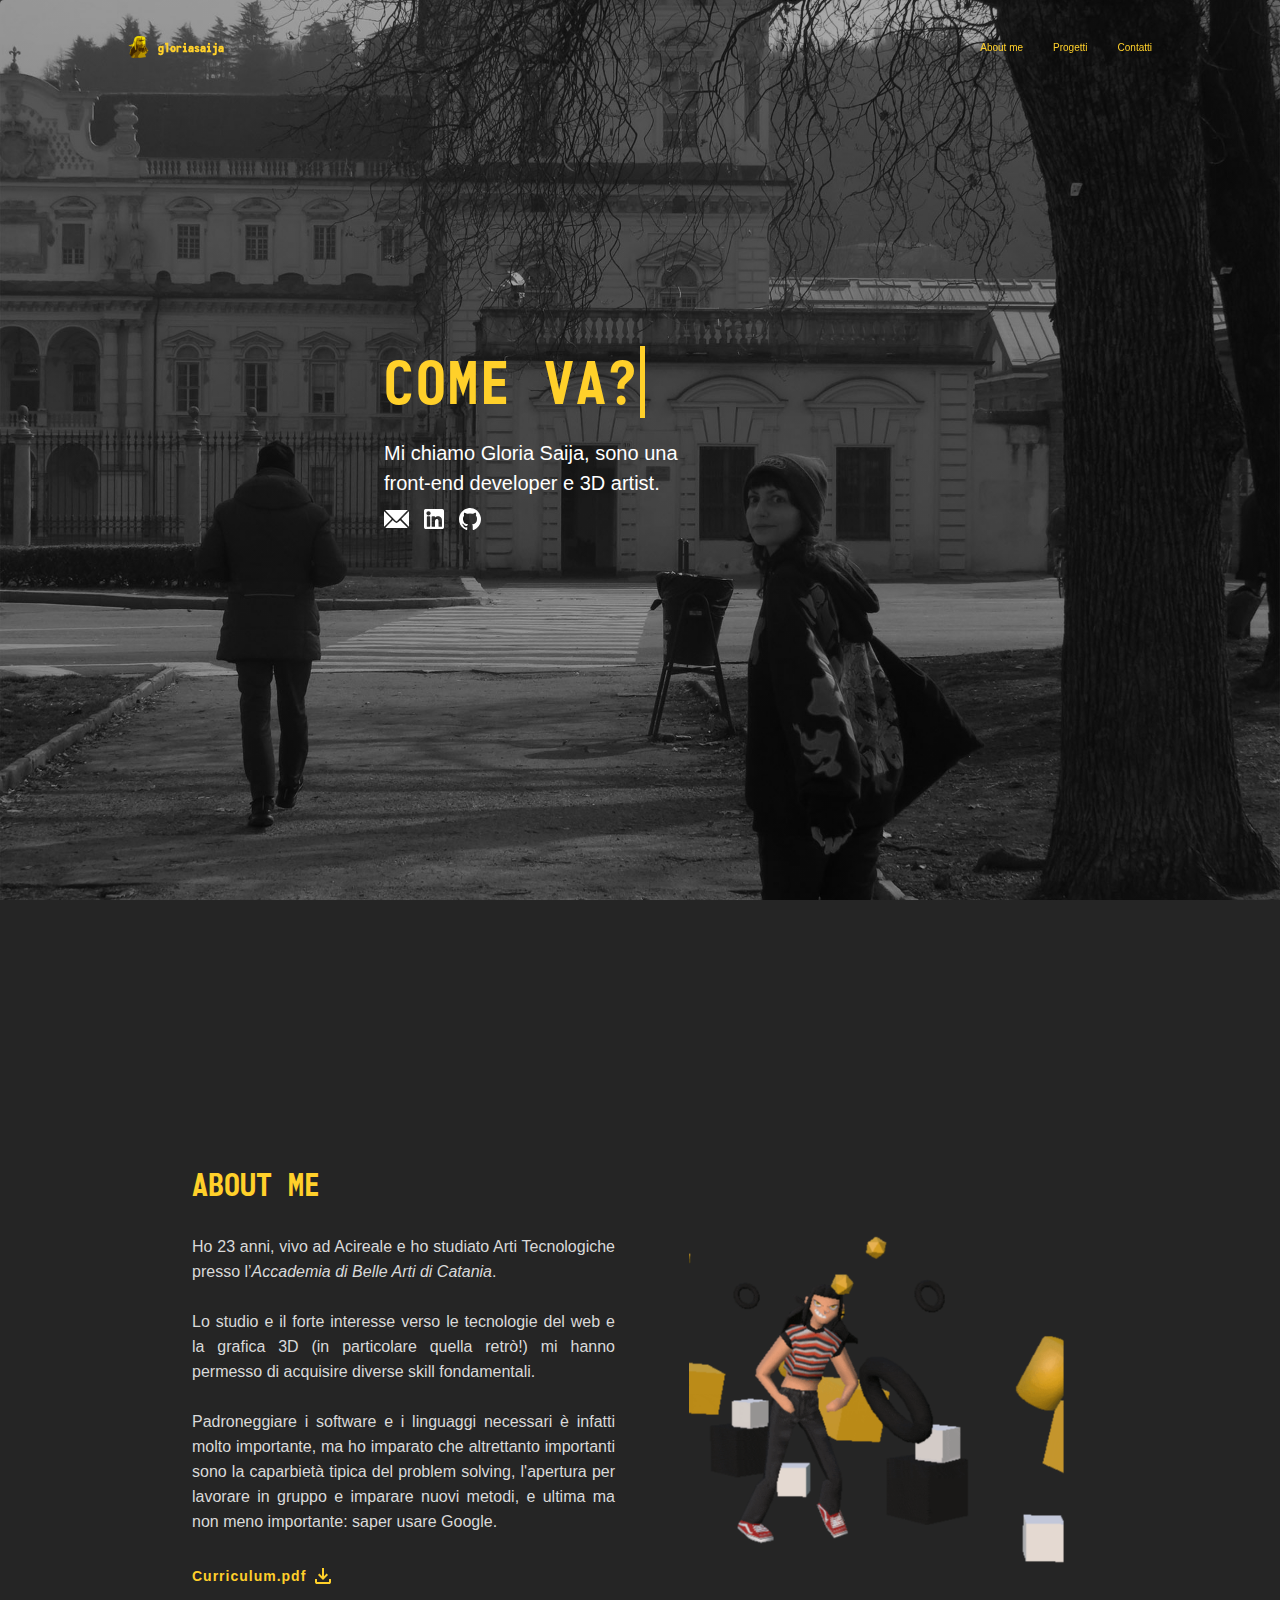
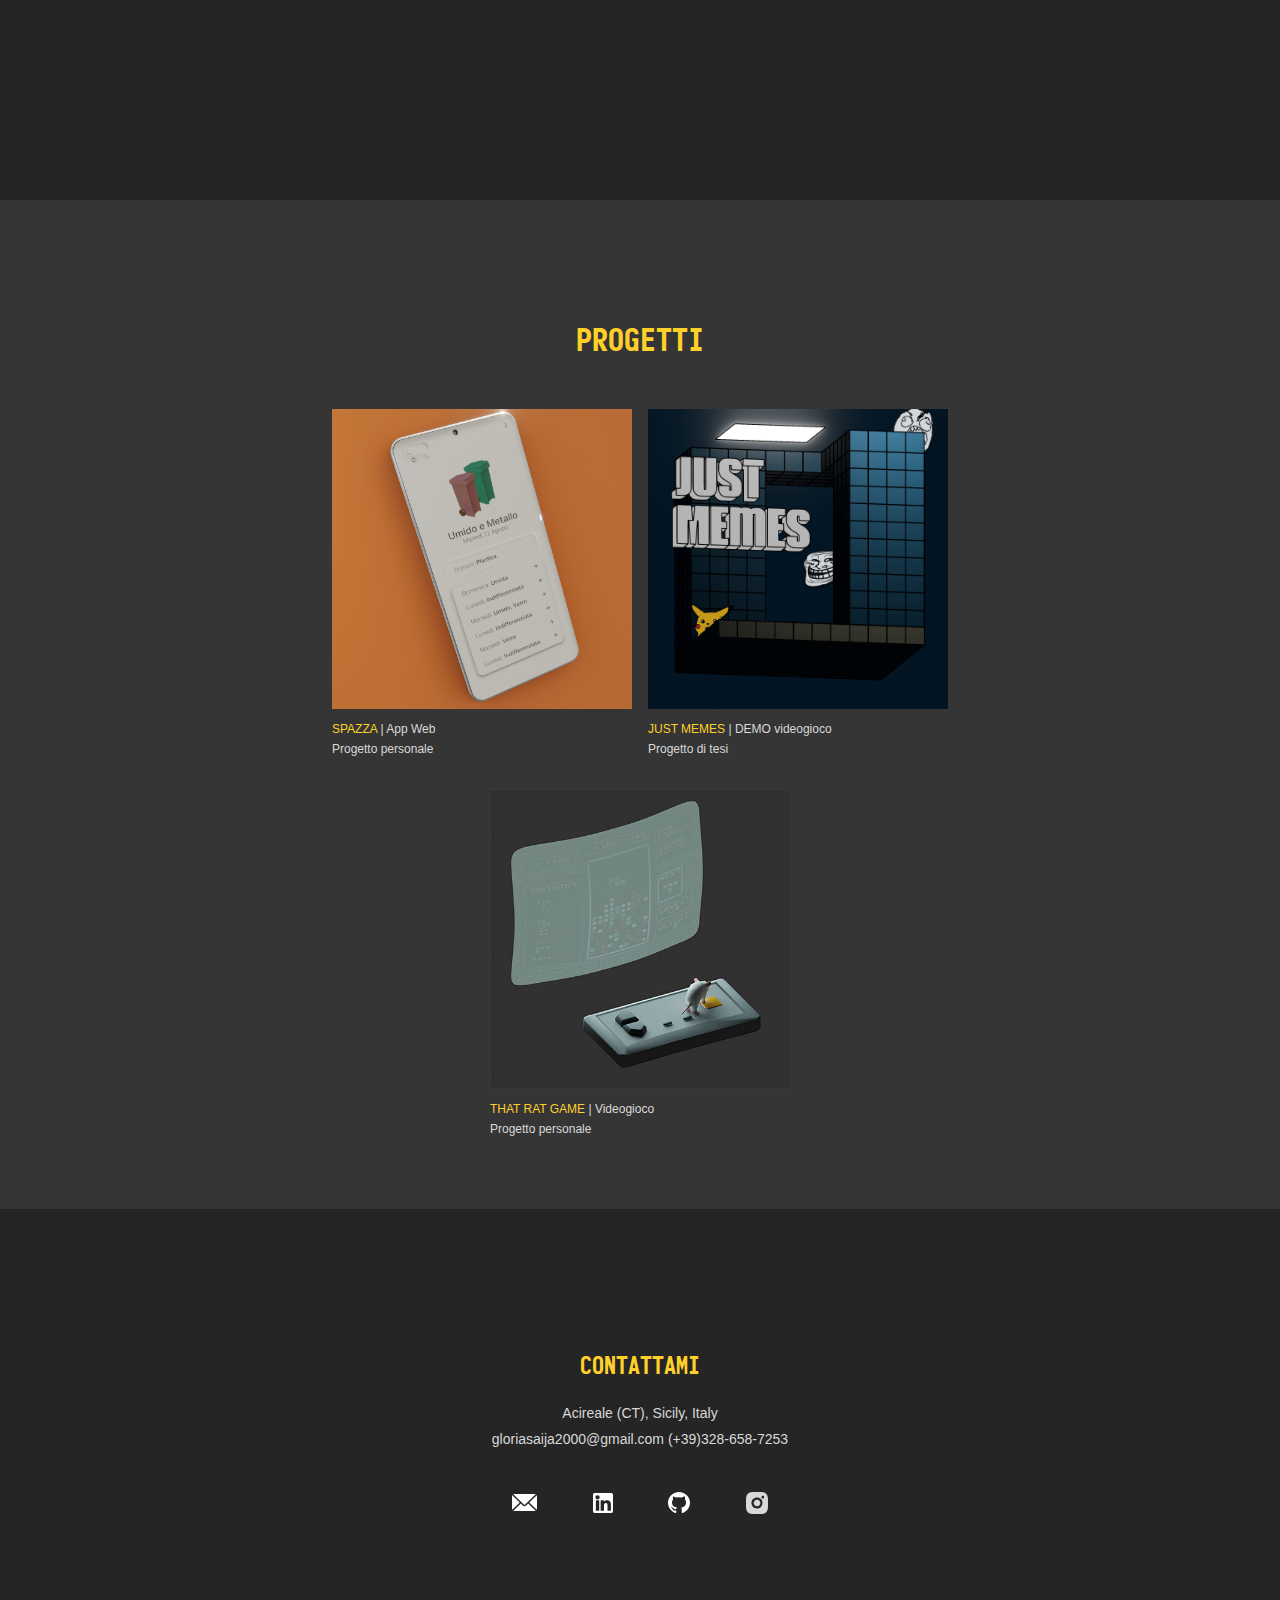
<file: index.html>
<!DOCTYPE html>
<html lang="en">
<head>
    <meta charset="UTF-8">
    <meta name="viewport" content="width=device-width, initial-scale=1.0">
    <link rel="shortcut icon" href="./imgs/dd.ico" type="image/x-icon">
    <link rel="stylesheet" href="style.css">
    <link href="https://fonts.cdnfonts.com/css/inter" rel="stylesheet">
    <link href="https://fonts.cdnfonts.com/css/bebas" rel="stylesheet">
    <title>Gloria Saija</title>
</head>
<body>
        <nav>
            <h3>
                <img style="width: 22px;" src="./imgs/dd.ico" alt="">
                <a href="">gloriasaija</a>
            </h3>
            <div class="navigation">
                <ul>
                    <li id="aboutme">About me</li>
                    <li id="progetti">Progetti</li>
                    <li id="contatti">Contatti</li>
                </ul>
            </div>
        </nav>
        <script>
            //trasforma nav
            window.addEventListener('scroll', function(){
                const nav = document.querySelector('nav');
                nav.classList.toggle('sticky', window.scrollY > 0);
            })

            //salta navigazione
            const aboutmeScroll = document.querySelector('#aboutme');
            aboutmeScroll.addEventListener('click', function(){
                document.querySelector('.about-me').scrollIntoView({
                    scrollPaddingTop: '10vh'
                });
            })

            const progettiScroll = document.querySelector('#progetti');
            progettiScroll.addEventListener('click', function(){
                document.querySelector('.projects').scrollIntoView(true);
            })

            const contattiScroll = document.querySelector('#contatti');
            contattiScroll.addEventListener('click', function(){
                document.querySelector('footer').scrollIntoView(true);
            })
        </script>
       
        <div class="intro">
            <div class="pic"></div>
            <div class="greet">
                <div class="h1container">
                    <h1>COME VA?</h1>
                </div>
                <p>Mi chiamo <b>Gloria Saija</b>, sono una <br> front-end developer e 3D artist.
                  <div class="icons">
                    <a href="mailto:gloriasaija2000@gmail.com">
                    <img src="./imgs/email.svg" fill="currentColor" style="width: 25px;" alt="">
                    </a>
                    <a href="https://www.linkedin.com/in/gloria-saija-a3816b217">
                    <img src="./imgs/linkedin.svg" style="width: 20px;" alt="">
                    </a>
                    <a href="https://github.com/GwijaCodes">
                    <img src="./imgs/github.svg" fill="currentColor" style="width: 22px;" alt="">
                    </a>
                </div>  
                </p>
                
            </div>
        </div>

        <main>
            
        <div class="about-me">
            <div class="about-me-container">
                <div class="about-me-text">
                    <h2>ABOUT ME</h2>
                    <p>Ho 23 anni, vivo ad Acireale e ho studiato Arti Tecnologiche presso l’<i><a href="abacatania.it">Accademia di Belle Arti di Catania</a></i>. <br><br>
                    Lo studio e il forte interesse verso le tecnologie del web e la grafica 3D (in particolare quella retrò!) mi hanno permesso di acquisire diverse skill fondamentali. <br><br>
                    Padroneggiare i software e i linguaggi necessari è infatti molto importante, ma ho imparato che altrettanto importanti sono la caparbietà tipica del problem solving, l'apertura per lavorare in gruppo e imparare nuovi metodi, e ultima ma non meno importante: saper usare Google.</p>
                    <a href="imgs/Curriculum_GloriaSaija.pdf" download>
                        <button>Curriculum.pdf
                            <img src="imgs/download.svg" alt="">
                        </button>
                    </a>
                </div>
            <div class="dance">
                <img src="./imgs/legif1.gif" alt="">
            </div>
        </div> 
        </div>
        <div class="projects">
            <h2>PROGETTI</h2>        
            <div class="project-carousel">
               
                <div class="flip-card">
                    <div class="flip-card-inner">
                      <div class="flip-card-front"></div>
                      <div class="flip-card-back">
                        <p>Spazza ti aiuta nella raccolta differenziata tenendo traccia del tipo di spazzatura da esporre ogni giorno e fornendoti delle informazioni per fugare ogni dubbio su cosa conferire.
                        </p>
                        <a href="https://gwijacodes.github.io/spazza2.0/">
                            Vai al progetto
                            <img src="./imgs/Vector.svg" alt="">
                        </a>
                      </div>
                    </div>
                    <p class="description">
                        <span style="color: var(--giallo)">SPAZZA</span> | App Web<br>
                      Progetto personale  <br>
                      
                    </p>
                  </div> 
                  <div class="flip-card">
                    <div class="flip-card-inner">
                      <div class="flip-card-front"></div>
                      <div class="flip-card-back">
                        <p>Realizzato come elaborato di tesi, in Just Memes per vincere bisogna sconfiggere degli internet memes col solo uso di una webcam e delle proprie espressioni facciali.
                        </p>
                        <a href="https://editor.p5js.org/Gloria_Saija/full/lS0EWcIN8">
                            Vai al progetto
                            <img src="./imgs/Vector.svg" alt="">
                        </a>
                      </div>
                    </div>
                    <p class="description">
                        <span style="color: var(--giallo)">JUST MEMES</span> | DEMO videogioco<br>
                      Progetto di tesi
                    </p>
                  </div> 
                  <div class="flip-card">
                    <div class="flip-card-inner">
                      <div class="flip-card-front"></div>
                      <div class="flip-card-back">
                        <p>Coming soon.
                        </p>
                      </div>
                    </div>
                    <p class="description">
                      <span style="color: var(--giallo)">THAT RAT GAME</span> | Videogioco<br>
                      Progetto personale
                    </p>
                  </div>
                </div>
            </div>
        </div>
      
        </main>
        <footer>
            <h2>CONTATTAMI</h2>
            <p>Acireale (CT), Sicily, Italy <br>
                gloriasaija2000@gmail.com    (+39)328-658-7253 </p>
                <div class="icons">
                    <a href="mailto:gloriasaija2000@gmail.com">
                    <img src="./imgs/email.svg" fill="currentColor" style="width: 25px;" alt="">
                    </a>
                    <a href="https://www.linkedin.com/in/gloria-saija-a3816b217">
                    <img src="./imgs/linkedin.svg" style="width: 20px;" alt="">
                    </a>
                    <a href="https://github.com/GwijaCodes">
                    <img src="./imgs/github.svg" fill="currentColor" style="width: 22px;" alt="">
                    </a>
                    <a href="https://www.instagram.com/gwija.js/">
                        <img src="./imgs/instagram.svg" fill="currentColor" style="width: 22px;" alt="">
                        </a>
                </div>  
        </footer>

</body>
</html>
</file>
<file: style.css>
*{
    margin: 0;
    padding: 0;
    box-sizing: border-box;
    user-select: none;
}

:root{
    --chiaro: #d9d9d9;
    --scuro: #353535;
    --scurissimo: #252525;
    --giallo: #ffd02a;
}

html {
    scroll-behavior: smooth;
    scroll-padding-top: 0%;
}

body {
    background-color: var(--scuro);
    background-image: url("");
    background-position: center;
    background-size: cover;
    font-family: 'Inter', sans-serif;
    overflow-x: hidden;
}

a{
    text-decoration: none;
    color: inherit;
}

li{
    list-style: none;
}

body::-webkit-scrollbar{
    background-color: var(--scuro);
}

body::-webkit-scrollbar-thumb{
 background-color: var(--giallo);
 transition: all 300ms ease;
}

body::-webkit-scrollbar-thumb:active,
body::-webkit-scrollbar-thumb:hover{
    background-color: #1e1e1e;
   }

nav{
    position: fixed;
    top: 0;
    left: 0;
    z-index: 100;
    display: flex;
    align-items: center;
    justify-content: space-between;
    padding: 4vh 10vw;
    width: 100vw;
    height: fit-content;
    color: var(--giallo);
    transition: padding .3s;
}

nav h3{
    display: flex;
    align-items: center;
    gap: 8px;
    font-weight: 800;
    font-size: 12px;
}

.navigation ul{
    display: flex;
    gap: 30px;
    font-size: 10px;
    cursor: pointer;
}

.navigation li{
    position: relative;
    transition: .4s ease;
    text-decoration: none;
    z-index: 1;
}

.navigation li:after{
    content: "";
    position: absolute;
    height: 3px;
    width: 0;
    left: 0;
    bottom: -10px;
    background-color: var(--giallo);
    transition: width .3s;
}

.navigation li:hover:after{
    width: 100%;
}

.sticky{
    background-color: var(--scurissimo);
    padding: 2vh 10vw;
    color: var(--chiaro);
}

@font-face {
    font-family: 'Monofonto';
    src: url('./imgs/monofonto\ rg.otf');
}

h1, h2, h3{
    font-family: 'Monofonto';
    color: var(--giallo);
    font-weight: 200;
}

h1{
    font-size: 60px;
    letter-spacing: 2px;
    border-right: 5px solid;
    text-align: start;
    width: 100%;
    white-space: nowrap;
    overflow: hidden;
    animation: 
        typing 1s steps(8),
        cursor .4s step-end infinite alternate;
}

@keyframes cursor {
    50%{border-color: transparent}
}

@keyframes typing{
    from {width: 0}
}

.intro{
    color: #fff;
    margin: auto;
    height: 100vh;
    display: flex;
    justify-content: space-between;
    align-items: center;
}



.pic{
    position: absolute;
    width: 100vw;
    height: 100vh;
    border-radius: 4px;
    background: linear-gradient(#00000056, #00000061),
    url("./imgs/IMG_5585.jpg");
    filter: blur(0);
    background-size: cover;
    background-position: center;
    z-index: -1;
    animation: blur-loading 3s;
}

@keyframes blur-loading{
    from {filter: blur(10px)}
}

.greet{
    margin-left: 30%;
    text-align: center;
    display: flex;
    flex-direction: column;
    align-items: start;
    gap: 10px;
}

.greet p{
    font-weight: 200;
    margin-top: 10px;
    font-size: 20px;
    text-align: start;
    line-height: 30px;
}


.icons{
    display: flex;
    align-items: center;
    gap: 15px;
}

.icons img{
    fill: #fff;
    transition: all 200ms;
}

.icons img:hover{
    transform: translateY(-4px);
    filter: sepia(100%) saturate(40) brightness(1) hue-rotate(-30deg);
    cursor: pointer;
}

.about-me {
    background-color: var(--scurissimo);
    width: 100vw;
    height: 100vh;
    display: flex;
    flex-direction: column;
    justify-content: space-between;
    padding-bottom: 40px;
}

.about-me-container{
    max-width: 70vw;
    padding-top: 120px;
    margin: auto;
    display: grid;
    grid-template-columns: 1fr 1fr;
    gap: 50px;
}

.dance{
    display: flex;
    justify-content: center;
    align-items: center;
}

.dance img{
    height: 450px;
    object-fit: cover;
}

.about-me-text p{
    line-height: 25px;
    font-size: clamp(0.8rem, 2.5vw, 1rem); 
    text-align: justify;
    color: var(--chiaro);
}

.about-me h2{
    font-size: 32px;
    margin-bottom: 30px;
}

.about-me button{
    background-color: transparent;
    border: none;
    color: var(--giallo);
    font-size: 14px;
    font-weight: 500;
    margin-top: 30px;
    cursor: pointer;
    border: none;
    font-weight: 600;
    letter-spacing: 1px;
    display: flex;
    align-items: center;
    gap: 5px;
    transition: .2s;
}

.about-me button:hover{
    transform: translateX(10px);
}

.projects{
    min-height: 100vh;
    max-width: 70vw;
    margin: auto;
    padding: 120px 0;
    display: flex;
    flex-direction: column;
}

.projects h2{
    font-size: 32px;
    cursor: pointer;
    margin-bottom: 50px;
    text-align: center;
}

.project-carousel{
    width: 100%;
    height: fit-content;
    display: flex;
    justify-content: center;
    flex-wrap: wrap;
    column-gap: 16px;
    row-gap: 80px;
}

.flip-card {
    width: 300px;
    height: 300px;
    perspective: none;
  }
  
  .flip-card-inner {
    position: relative;
    width: 100%;
    height: 100%;
    text-align: center;
    transition: transform 0.8s;
    transform-style: preserve-3d;
  }
  
  .flip-card:hover .flip-card-inner {
    transform: rotateY(180deg);
  }
  
  .flip-card-front, .flip-card-back {
    position: absolute;
    width: 100%;
    height: 100%;
    -webkit-backface-visibility: hidden;
    backface-visibility: hidden;
  }
  
  .flip-card-front {
      background-size: cover;
      background-position: center;
    }
    
    .flip-card:nth-child(1) .flip-card-front{
      background-image: url('./imgs/spazza-ad.png');
    }
    .flip-card:nth-child(2) .flip-card-front{
        background-image: url('./imgs/justmemes.jpg');
    }
    .flip-card:nth-child(3) .flip-card-front{
        background-image: url('./imgs/thatratgame.jpg');
    }
  
  .flip-card-back {
    background-color: var(--scurissimo);
    color: var(--chiaro);
    transform: rotateY(180deg);
    display: flex;
    flex-direction: column;
    align-items: center;
    justify-content: center;
    gap: 10%;
    padding: 10%;
  }

  .flip-card-back a {
    color: var(--giallo);
  }

  .flip-card-back p{
    text-align: start;
  }

  .description{
    color: var(--chiaro);
    margin-top: 10px;
    font-size: 12px;
    line-height: 20px;
  }

footer{
    height: 50vh;
    padding: 10vw;
    background-color: var(--scurissimo);
    color: var(--chiaro);
    display: grid;
    place-content: center;
    justify-content: center;
    text-align: center;
    gap: 20px;
}

footer p{
    font-weight: 100;
    font-size: 14px;
    line-height: 26px;
}

footer .icons{
    width: 100%;
    justify-content: space-around;
    margin-top: 20px;
}

@media (max-width: 1000px){
    body{
        overflow-x: hidden;
    }

    nav{
        flex-direction: column;
        gap: 10px;

    }
    nav ul{
        width: 100%;
        justify-content: space-between;
    }

    .greet{
        margin: auto;
    }

    .about-me{
        height: fit-content;
    }

    .about-me-container{
        display: flex;
        flex-direction: column-reverse;
    }

    .dance img{
        max-height: 300px;
    }

    .project-card{
        flex-direction: column;
        height: 450px;
    }

    .card-img{
        width: 100%;
        max-height: 45%;
    }

    .project-description{
        font-size: 12px;
    }
}
</file>
